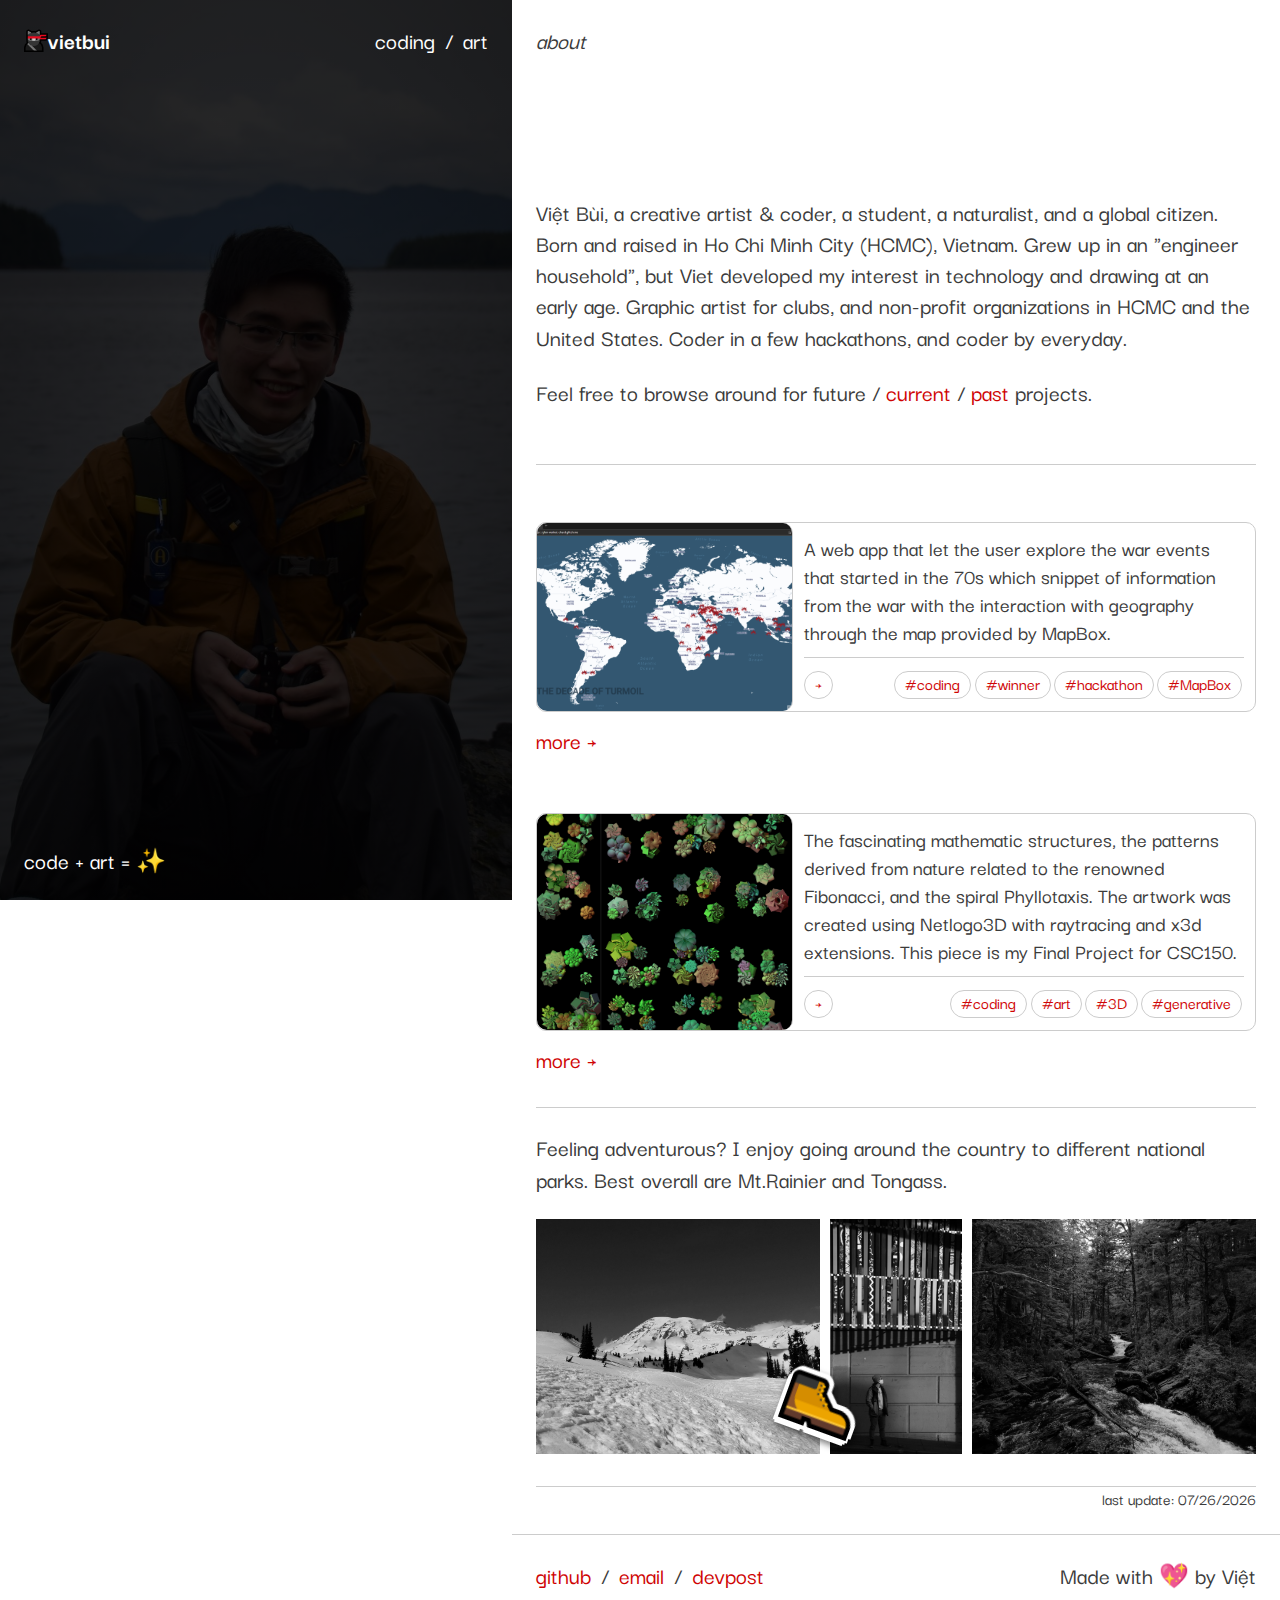
<file: index.html>
<!DOCTYPE html>
<html lang="en">

<head>
    <meta charset="UTF-8">
    <meta http-equiv="X-UA-Compatible" content="IE=edge">
    <meta name="viewport" content="width=device-width, initial-scale=1.0">
    <title>vietbui</title>
    <link rel="stylesheet" href="css/style.css">
    <link rel="preconnect" href="https://fonts.googleapis.com">
    <link rel="preconnect" href="https://fonts.gstatic.com" crossorigin>
    <link href="https://fonts.googleapis.com/css2?family=Darker+Grotesque:wght@300;400;500;600;700;800;900&display=swap"
        rel="stylesheet">
    <link rel="shortcut icon" href="./img/SVG/favicon.svg" type="image/x-icon">

    <script src="https://code.jquery.com/jquery-1.10.2.js"></script>
    <script src="js/placeholder.js"></script>
</head>

<body>
    <header class="about-bg">
        <nav id="nav-placeholder"></nav>
        <div id="svg-placeholder" class="signature"></div>

        <div class="selfscript">
            <span class="brief">code + art = ✨</span>
        </div>
    </header>
    <main>
        <tag><i>about</i></tag>
        <h1>CREATIVE CODER & STE<a class="link coloranimate hover-underline-animation" href="art.html">Art</a>M
            ADVOCATE</h1>
        <p>Việt Bùi, a creative artist & coder, a student, a naturalist, and a global citizen. Born and
            raised in Ho Chi Minh City (HCMC), Vietnam. Grew up in an "engineer household", but Viet developed my
            interest in
            technology and drawing at an early age. Graphic artist for clubs, and non-profit
            organizations in HCMC and the United States. Coder in a few hackathons, and coder by everyday.</p>

        <p>Feel free to browse around for future / <a class="link hover-underline-animation"
                href="https://vietbuiminh.github.io/EDGE-Coding-Intern/lulac/">current</a> / <a
                class="link hover-underline-animation" href="http://webgeeksrus.com/test/her2o/">past</a> projects.</p>
        <br>
        <hr size="1px" width="100%" color="#ccc">
        <h2>CODING</h2>
        <div class="gallery">
            <a target="_blank" href="img/coding-cover.png">
                <img src="img/coding-cover.png"
                    alt="Screen shot of the webapp that let the user explores wars events in the 70s">
            </a>
            <div class="desc">
                <p>A web app that let the user explore the war events that started in the 70s which
                    snippet of information from the war with the interaction with geography through the map provided by
                    MapBox.
                </p>
                <span class="bottomrow">
                    <span class="tags">
                        <a class="button link" target="_blank"
                            href="https://devpost.com/software/the-70s-project">&#x2192;</a>
                    </span>
                    <span class="tags">
                        <a class="tag link" href="coding.html">#coding</a>
                        <a class="tag link" target="_blank"
                            href="https://hackfromthepast.devpost.com/project-gallery">#winner</a>
                        <a class="tag link" target="_blank" href="https://hackfromthepast.devpost.com">#hackathon</a>
                        <a class="tag link">#MapBox</a>
                    </span>
                </span>
            </div>
        </div>
        <a class="link hover-underline-animation" href="coding.html">more &#x2192;</a>

        <h2>ART</h2>
        <div class="gallery">
            <a target="_blank" href="img/art-cover.png">
                <img src="img/art-cover.png"
                    alt="Series of computer generated shapes in the form of natural sequence of Fibonacci">
            </a>
            <div class="desc">
                <p>The fascinating mathematic structures, the patterns derived from nature related to the
                    renowned Fibonacci, and the spiral Phyllotaxis. The artwork was created using Netlogo3D with
                    raytracing
                    and x3d extensions. This piece is my Final Project for CSC150.
                </p>
                <span class="bottomrow">
                    <span class="tags">
                        <a class="button link" target="_blank"
                            href="https://sites.google.com/augustana.edu/vietb/projects/maths-beauty">&#x2192;</a>
                    </span>
                    <span class="tags">
                        <a class="tag link" href="coding.html">#coding</a>
                        <a class="tag link" href="art.html">#art</a>
                        <a class="tag link">#3D</a>
                        <a class="tag link">#generative</a>
                    </span>
                </span>
            </div>
        </div>
        <a class="link hover-underline-animation" href="art.html">more &#x2192;</a>

        <br><br>
        <hr size="1px" width="100%" color="#ccc">
        <p>Feeling adventurous? I enjoy going around the country to different national parks. Best overall are
            Mt.Rainier
            and Tongass.</p>
        <div class="imgrow">
            <a class="grayscl" target="_blank" href="./img/rainier.jpg">
                <img src="./img/rainier.jpg" alt="Mt. Rainier National Park">
            </a>
            <a class="grayscl" target="_blank" href="./img/me.jpg">
                <img src="./img/me.jpg" alt="Viet Bui in Seattle">
            </a>
            <a class="grayscl" target="_blank" href="./img/tongass.jpg">
                <img src="./img/tongass.jpg" alt="Tongass National Park">
            </a>
            <div class="sticker">
                <a>
                    <img src="./img/ms-hiking-boots-emoji.png" alt="Hiking boots emoji">
                </a>
            </div>
        </div>

        <br>
        <hr size="1px" width="100%" color="#ccc">
        <tag id="modifiedDate" style="font-size: 0.7em;">latest update: 30-06-2021</tag>
    </main>

    <footer id="footer-placeholder"></footer>

    <script src="js/update-date.js"></script>
</body>

</html>
</file>
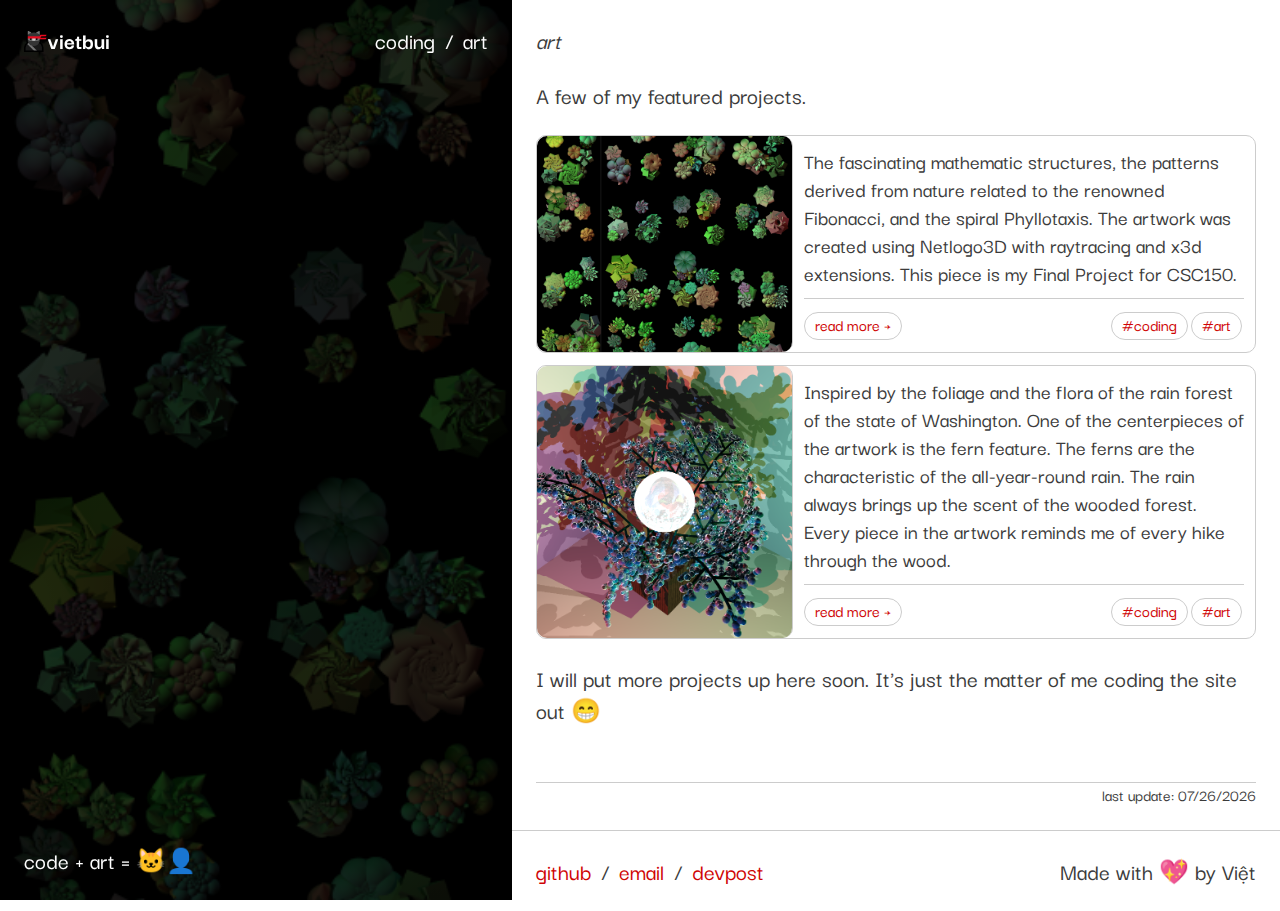
<file: art.html>
<!DOCTYPE html>
<html lang="en">

<head>
    <meta charset="UTF-8">
    <meta http-equiv="X-UA-Compatible" content="IE=edge">
    <meta name="viewport" content="width=device-width, initial-scale=1.0">
    <title>vietbui</title>
    <link rel="stylesheet" href="css/style.css">
    <link rel="preconnect" href="https://fonts.googleapis.com">
    <link rel="preconnect" href="https://fonts.gstatic.com" crossorigin>
    <link href="https://fonts.googleapis.com/css2?family=Darker+Grotesque:wght@300;400;500;600;700;800;900&display=swap"
        rel="stylesheet">
    <link rel="shortcut icon" href="./img/SVG/favicon.svg" type="image/x-icon">

    <script src="https://code.jquery.com/jquery-1.10.2.js"></script>
    <script src="js/placeholder.js"></script>
</head>

<body>
    <header class="art-bg">
        <nav id="nav-placeholder"></nav>

        <div class="signature">
            <h1>ART</h1>
        </div>
        <div class="selfscript">
            <span class="brief">code + art = 🐱‍👤</span>
        </div>
    </header>
    <main>
        <tag><i>art</i></tag>
        <p>
            <!--For later message-->
            A few of my featured projects.
        </p>
        <div class="gallery">
            <a target="_blank" href="img/art-cover.png">
                <img src="img/art-cover.png"
                    alt="A Series of computer generated shapes in the form of natural sequence Fibonacci" />
            </a>
            <div class="desc">
                <p>The fascinating mathematic structures, the patterns derived from nature related to the renowned
                    Fibonacci, and the spiral Phyllotaxis. The artwork was created using Netlogo3D with raytracing and
                    x3d extensions. This piece is my Final Project for CSC150.</p>
                <span class="bottomrow">
                    <span class="tags">
                        <a class="button link" target="_blank"
                            href=" https://sites.google.com/augustana.edu/vietb/projects/maths-beauty">
                            read more &#x2192;</a>
                    </span>
                    <span class="tags">
                        <a class="tag link" href="../coding/coding.html">#coding</a>
                        <a class="tag link" href="./art.html">#art</a>
                    </span>
                </span>
            </div>
        </div>
        <div class="gallery">
            <a target="_blank" href="img/fern.png">
                <img src="img/fern.png"
                    alt="A Series of computer generated shapes in the form of natural sequence Fibonacci" />
            </a>
            <div class="desc">
                <p>Inspired by the foliage and the flora of the rain forest of the state of Washington. One of the
                    centerpieces of the artwork is the fern feature. The ferns are the characteristic of the
                    all-year-round rain. The rain always brings up the scent of the wooded forest. Every piece in the
                    artwork reminds me of every hike through the wood.</p>
                <span class="bottomrow">
                    <span class="tags">
                        <a class="button link" target="_blank""
                            href=" https://sites.google.com/augustana.edu/vietb/projects/jewel-forest">
                            read more &#x2192;</a>
                    </span>
                    <span class="tags">
                        <a class="tag link" href="../coding/coding.html">#coding</a>
                        <a class="tag link" href="./art.html">#art</a>
                    </span>
                </span>
            </div>
        </div>
        <p>I will put more projects up here soon. It's just the matter of me coding the site out 😁</p>
        <br>
        <script type='text/javascript' src='https://storage.ko-fi.com/cdn/widget/Widget_2.js'></script>
        <script
            type='text/javascript'>kofiwidget2.init('Like my works?', '#ba0000', 'M4M85C3GV'); kofiwidget2.draw();</script>
        <hr size="1px" width="100%" color="#ccc">
        <tag id="modifiedDate" style="font-size: 0.7em;">latest update: 30-06-2021</tag>
    </main>
    <footer id="footer-placeholder"></footer>

    <script src="js/update-date.js"></script>
</body>

</html>
</file>
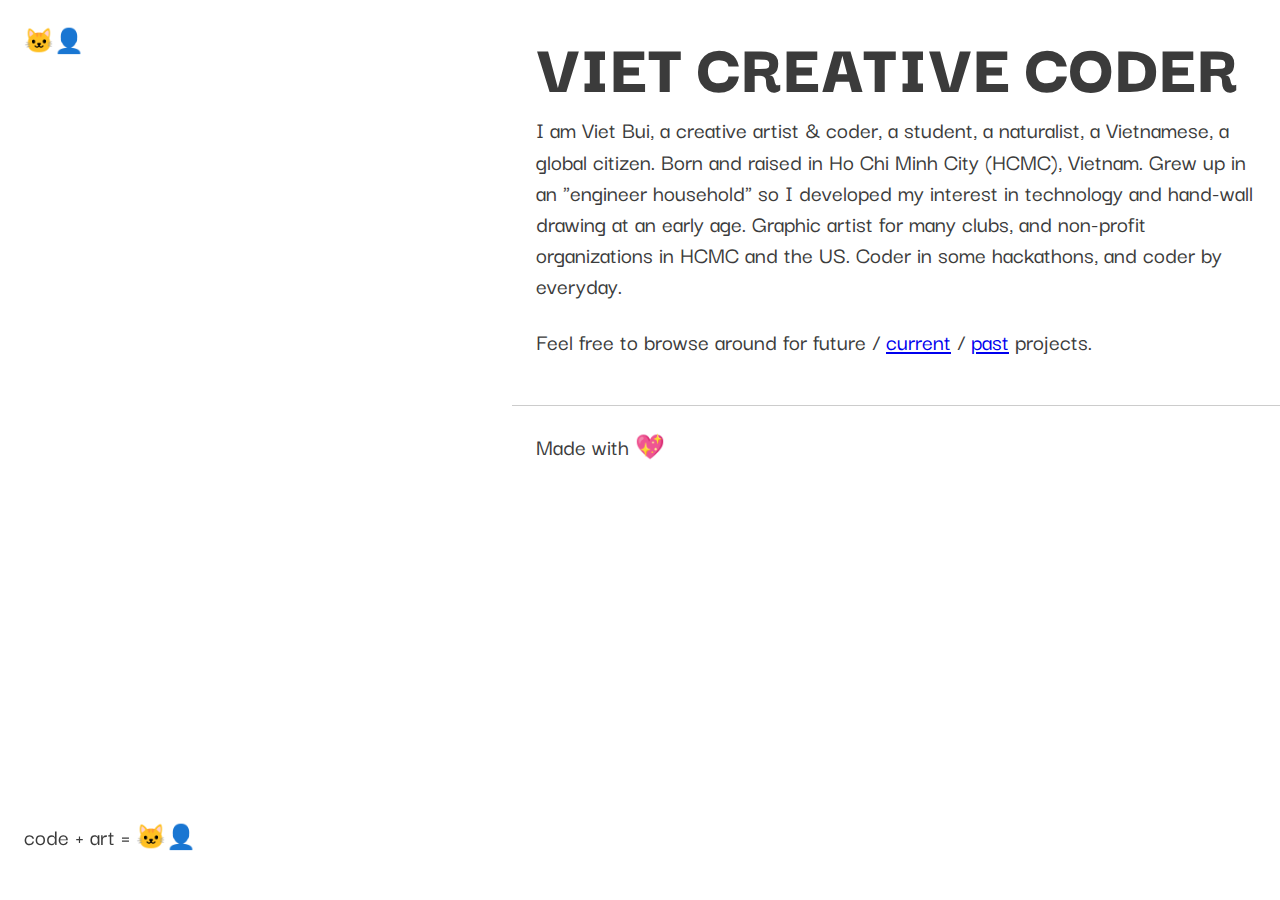
<file: home.html>
<!DOCTYPE html>
<html lang="en">

<head>
    <meta charset="UTF-8">
    <meta http-equiv="X-UA-Compatible" content="IE=edge">
    <meta name="viewport" content="width=device-width, initial-scale=1.0">
    <title>vietbui</title>
    <link rel="stylesheet" href="style.css">
    <link rel="preconnect" href="https://fonts.googleapis.com">
    <link rel="preconnect" href="https://fonts.gstatic.com" crossorigin>
    <link href="https://fonts.googleapis.com/css2?family=Darker+Grotesque:wght@300;400;500;600;700;800;900&display=swap"
        rel="stylesheet">
    <link rel="shortcut icon" href="./img/SVG/favicon.svg" type="image/x-icon">
</head>

<body>
    <header>
        <nav>
            <span class="homelink">
                <a href="./home.html">🐱‍👤vietbui</a>
            </span>
            <span class="navlinks">
                <a href="#coding">coding</a>
                <div class="divider">/</div>
                <a href="https://sites.google.com/augustana.edu/vietb">art</a>
            </span>
        </nav>
        <div class="signature">
            <svg xmlns="http://www.w3.org/2000/svg" viewBox="0 0 700 700" fill="none">
                <path id="cls-1"
                    d="M0,18.68c64.3,170,101.78,348.9,159.37,521.28,28.52-57.4,42.91-120.6,57-183.11l72-318.08"
                    stroke="black" stroke-linecap="round" stroke-linejoin="round" />
                <path id="cls-1"
                    d="M336.86,100.92a243.32,243.32,0,0,0-.29,107.8c1.75,7.77,5.16,16.75,12.92,18.52,4.12.94,8.38-.53,12.29-2.15C416.2,202.59,453,143.26,449,84.5c-.26-3.71-.93-7.9-4-10C439.89,71,433.27,76,429.51,81c-21.88,28.68-29.19,67.92-19.11,102.56,2.23,7.64,5.4,15.3,11.18,20.77,4.86,4.59,11.17,7.28,17.41,9.68,32.07,12.36,70.67,18.82,99-.64"
                    stroke="black" stroke-linecap="round" stroke-linejoin="round" />
                <path id="cls-1"
                    d="M580.27,50.71a289.63,289.63,0,0,0-9.48,99.88c.85,10.61,2.32,21.3,6.26,31.19,1.84,4.64,4.34,9.21,8.3,12.24,4.26,3.26,9.77,4.41,15.11,4.86a71.29,71.29,0,0,0,56.82-21.73"
                    stroke="black" stroke-linecap="round" stroke-linejoin="round" />
                <path id="cls-1" d="M528.32,82.92a635.35,635.35,0,0,0,93.18-10.5" stroke="black" stroke-linecap="round"
                    stroke-linejoin="round" />
                <path id="cls-1"
                    d="M421.18,35.19A525.74,525.74,0,0,0,485.67,1.32,7.54,7.54,0,0,1,488.6,0c2.79-.36,5,2.29,6.5,4.65q6.63,10.05,13.24,20.11"
                    stroke="black" stroke-linecap="round" stroke-linejoin="round" />
                <path id="cls-1" d="M303.56,328.74a2112.2,2112.2,0,0,1-34.68,226.42" stroke="black"
                    stroke-linecap="round" stroke-linejoin="round" />
                <path id="cls-1"
                    d="M327.93,323c14.87-5.65,30.44-11.39,46.25-9.62s31.69,13.7,32.22,29.6c.4,12.32-8.14,23.1-17.39,31.24-22.95,20.22-52.91,32-73.37,54.7a679.45,679.45,0,0,1,87.93,26c6.05,2.25,12.26,4.7,16.8,9.27,5.32,5.35,7.71,13,8.19,20.55,1.69,26.87-19.41,50.95-44.18,61.48s-52.58,10.48-79.49,10.25"
                    stroke="black" stroke-linecap="round" stroke-linejoin="round" />
                <path id="cls-1"
                    d="M477.88,421.65c-2,27.75-2.72,55.61-2.09,83.43.29,12.92,1,26.48,7.81,37.5,3.27,5.33,8.21,10,14.35,11.24a22.49,22.49,0,0,0,12.66-1.7c17.49-7.14,26.44-26.63,30.54-45.07,7.7-34.64,4.11-70.65,5.26-106.11"
                    stroke="black" stroke-linecap="round" stroke-linejoin="round" />
                <path id="cls-1"
                    d="M605.27,381.44c3.39,29-2.78,58.21-5.7,87.3s-2.13,60.27,13.44,85c1.42,2.26,3,4.52,5.36,5.85,5,2.84,11.26.46,16.31-2.29A125.46,125.46,0,0,0,670,528.72"
                    stroke="black" stroke-linecap="round" stroke-linejoin="round" />
                <path id="cls-1" d="M493.6,352.31l52.83,5" stroke="black" stroke-linecap="round"
                    stroke-linejoin="round" />
            </svg>
        </div>
        <div class="selfscript">
            <p class="brief">code + art = 🐱‍👤</p>
        </div>
    </header>
    <main>
        <h1>VIET CREATIVE CODER</h1>
        <p>I am Viet Bui, a creative artist & coder, a student, a naturalist, a Vietnamese, a global citizen. Born and
            raised in Ho Chi Minh City (HCMC), Vietnam. Grew up in an "engineer household" so I developed my interest in
            technology and hand-wall drawing at an early age. Graphic artist for many clubs, and non-profit
            organizations in HCMC and the US. Coder in some hackathons, and coder by everyday.</p>
        <p>Feel free to browse around for future / <a href="https://vietbuiminh.github.io/coolQC/">current</a> / <a href="https://sites.google.com/augustana.edu/vietb">past</a> projects.</p>
        
    </main>
    <footer>
        Made with 💖
    </footer>
</body>

</html>
</file>
<file: css/style.css>
:root {
  --backgroundcolor: white;
  --textcolor: rgb(59, 59, 59);
  --linkcolor: rgb(207, 4, 4);
  --footercolor: rgb(36, 0, 0);
}
* {
  margin: 0;
  padding: 0;
  -webkit-box-sizing: border-box;
  box-sizing: border-box;
}

body {
  position: relative;
  background: var(--backgroundcolor);
  font-family: "Darker Grotesque", sans-serif;
  font-weight: 500;
  font-size: 1.5em;
  color: var(--textcolor);
}

p {
  margin: 1em 0;
  line-height: 1.3em;
}

img {
  max-width: 500px;
}

/* Background image for each pages */
.about-bg {
  background: radial-gradient(#000c 0%, #000d),
    url("../img/cover.jpg") 50% / cover #0000;
}

.art-bg {
  background: radial-gradient(#000c 75%, #000d),
    url("../img/art-cover.png") 50% / cover #0000;
}

.coding-bg {
  background: radial-gradient(#000c 75%, #000d),
    url("../img/coding-cover.png") 50% / cover #0000;
}

header {
  height: 100vh;
  position: fixed;
  display: flex;
  flex-direction: column;
  width: 40%;
}

header span {
  color: #fff;
}

body > * {
  padding: 1.5rem;
}

nav {
  display: flex;
  justify-content: space-between;
}

.homelink a,
.navlinks a {
  text-decoration: none;
  color: #fff;
}

.homelink {
  display: flex;
  align-items: center;
}
.homelink a {
  font-weight: 700;
}

.navlinks {
  display: flex;
  flex-wrap: wrap;
  justify-content: flex-end;
}

.divider {
  padding: 0 10px 0 10px;
}

.signature {
  display: flex;
  justify-content: center;
  align-items: center;
  flex-grow: 1;
}

.signature h1 {
  color: #fff;
  font-size: 100px;
  transition: opacity 1s ease-in;
  animation: h1title 3s ease;
  animation-fill-mode: forwards;
}

main,
footer {
  display: block;
  margin: 0 0 0 40%;
}

h1 {--order: 1;}
h2 {--order: 2;}
h3 {--order: 3;}
h4 {--order: 4;}
h5 {--order: 5;}
h6 {--order: 6;}

h1,
h2,
h3,
h4,
h5,
h6 {
  opacity: 0;
  line-height: 0.7;
  margin: 1rem 0 1rem 0;
  font-weight: 900;
  animation: h1transition 1s ease-out forwards;
  animation-delay: calc(var(--order) * 300ms);
}

.link,
#active {
  color: var(--linkcolor);
  text-decoration: none;
}

h1 {
  font-size: 3em;
}

.imgrow {
  position: relative;
  display: grid;
  grid-template-columns: 1.5fr 0.7fr 1.5fr;
  gap: 10px;
}

.imgrow img {
  display: flex;
  width: 100%;
  height: 100%;
  object-fit: cover;
}

.grayscl {
  filter: grayscale();
}

.grayscl:hover {
  filter: none;
}

.sticker {
  position: absolute;
  display: flex;
  transform: rotate(20deg) scale(1);
  width: 10%;
  bottom: 10%;
  left: 35%;
  transition: transform 0.2s ease;
}

.sticker img{
  filter: drop-shadow(2px 2px 0 white)
        drop-shadow(-2px 2px 0 white)
        drop-shadow(2px -5px 0 white)
        drop-shadow(-2px 2px 0 white)
        drop-shadow(0.2rem 0.2rem 0.2rem rgba(0, 0, 0, 0.5));
}

.sticker:hover {
  transform: rotate(0deg) scale(1.2);
  animation: transform 1s ease-in;
  animation-fill-mode: forwards;
}


footer {
  display: flex;
  justify-content: space-between;
  border-top: solid 1px #ccc;
}

.contact {
  display: flex;
}

.text {
  text-align: right;
}
.text:hover {
  cursor: pointer;
  animation: shake 0.5s infinite;
}

#modifiedDate {
  display: flex;
  justify-content: flex-end;
  text-align: right;
}
/* Image Gallery */

.gallery {
  display: flex;
  margin-bottom: 0.5em;
  border: 1px solid #ccc;
  border-radius: 10px;
}

.gallery:hover,
.tag:hover {
  border: 1px solid #777;
}

.gallery p {
  margin: 0;
  padding-bottom: 0.5em;
}

.gallery img {
  border-radius: 10px;
  width: 20vw;
  height: 100%;
  object-fit: cover;
  border-right: 1px solid #ccc;
}

.desc {
  display: flex;
  justify-content: space-between;
  flex-direction: column;
  width: 100%;
  padding: 0.5em;
  font-size: 0.9em;
}

.bottomrow {
  display: flex;
  justify-content: space-between;
  border-top: #ccc solid 1px;
  padding-top: 0.5em;
}
.tags {
  display: flex;
  justify-content: flex-end;
  flex-wrap: wrap;
  font-size: 0.8em;
}

.tag,
.button {
  padding: 0 10px 3px 10px;
  border: 1px solid #ccc;
  border-radius: 1em;
  margin: 0.1em;
}
.button {
  margin: auto;
}
.button:hover {
  background: var(--linkcolor);
  color: #fff;
  border-color: var(--linkcolor);
}
/* Animation for hover */
.hover-underline-animation {
  position: relative;
}

.hover-underline-animation::after {
  content: "";
  position: absolute;
  width: 100%;
  transform: scaleX(0);
  height: 1em;
  bottom: 0;
  left: 0;
  background-color: rgba(255, 0, 0, 0.214);
  transform-origin: bottom left;
  transition: transform 0.25s ease-out;
}

.hover-underline-animation:hover::after {
  transform: scaleX(1);
}

/* IMPORTANT KEEP */
.signature svg {
  width: 300px;
  height: 280px;
}
.signature svg path {
  transform: translate(10px, 10px);
}
#cls-1 {
  stroke: #fff;
  stroke-width: 20px;
  stroke-dasharray: 1063;
  stroke-dashoffset: 1063;
  opacity: 0;
  transition: opacity 1s ease-in;
  animation: vietbui 5s ease;
  animation-fill-mode: forwards;
}

@keyframes vietbui {
  to {
    opacity: 1;
    stroke-dashoffset: 0;
  }
}

@keyframes h1title {
  from {
    opacity: 0;
  }
  to {
    opacity: 1;
  }
}

@keyframes h1transition {
  from {
    opacity: 0;
    transform: translateX(-5%);
  }
  to {
    opacity: 1;
    transform: translateX(0%);
  }
}

@keyframes shake {
  0% {
    transform: translate(1px, 1px) rotate(0deg) scale(1.2);
  }
  10% {
    transform: translate(-1px, -2px) rotate(-1deg);
  }
  20% {
    transform: translate(-3px, 0px) rotate(1deg);
  }
  30% {
    transform: translate(3px, 2px) rotate(0deg);
  }
  40% {
    transform: translate(1px, -1px) rotate(1deg);
  }
  50% {
    transform: translate(-1px, 2px) rotate(-1deg) scale(1);
  }
  60% {
    transform: translate(-3px, 1px) rotate(0deg);
  }
  70% {
    transform: translate(3px, 1px) rotate(-1deg);
  }
  80% {
    transform: translate(-1px, -1px) rotate(1deg);
  }
  90% {
    transform: translate(1px, 2px) rotate(0deg);
  }
  100% {
    transform: translate(1px, -2px) rotate(-1deg);
  }
}
/* End of IMPORTANT */

@media (max-width: 68em){
  body > * {
    width: 100%;
  }

  header {
    min-height: 500px;
    height: auto;
    position: relative;
    display: flex;
    flex-direction: column;
  }

  main,
  footer {
    margin: 0;
  }

  .contact {
    flex-wrap: wrap;
  }
}

@media (max-width: 45em) {
  .gallery {
    display: block;
  }

  .gallery img {
    width: 100%;
    border-right: none;
    border-bottom: 1px solid #ccc;
  }

  h1 {
    font-size: 4rem;
  }
}

/*
@media (max-width: 30em) {
  nav {
    display: block;
  }
}
*/
</file>
<file: style.css>
:root {
  --backgroundcolor: white;
  --textcolor: rgb(59, 59, 59);
  --linkcolor: rgb(207, 4, 4);
  --footercolor: rgb(36, 0, 0);
}
* {
  margin: 0;
  padding: 0;
  -webkit-box-sizing: border-box;
  box-sizing: border-box;
}

body {
  position: relative;
  background: var(--backgroundcolor);
  font-family: "Darker Grotesque", sans-serif;
  font-weight: 500;
  font-size: 1.5em;
  color: var(--textcolor);
}

p {
  margin: 1em 0;
  line-height: 1.3em;
}

img {
  max-width: 900px;
}
/* Background image for each pages */
.about-bg {
  background: radial-gradient(#000c 0%, #000d),
    url("./img/cover.jpg") 50% / cover #0000;
}

.art-bg {
  background: radial-gradient(#000c 75%, #000d),
    url("./art/img/cover.png") 50% / cover #0000;
}

.coding-bg {
  background: radial-gradient(#000c 75%, #000d),
    url("./coding/img/cover.png") 50% / cover #0000;
}

header {
  height: 100vh;
  position: fixed;
  display: flex;
  flex-direction: column;
  width: 40%;
}

header span {
  color: #fff;
}

body > * {
  padding: 1.5rem;
}

nav {
  display: flex;
  justify-content: space-between;
}

.homelink a,
.navlinks a {
  text-decoration: none;
  color: #fff;
}

.homelink {
  display: flex;
  align-items: center;
}
.homelink a {
  font-weight: 700;
}

.navlinks {
  display: flex;
  flex-wrap: wrap;
  justify-content: flex-end;
}

.divider {
  padding: 0 10px 0 10px;
}

.signature {
  display: flex;
  justify-content: center;
  align-items: center;
  flex-grow: 1;
}

.signature h1 {
  color: #fff;
  font-size: 100px;
  transition: opacity 1s ease-in;
  animation: h1title 3s ease;
  animation-fill-mode: forwards;
}

main,
footer {
  display: block;
  margin: 0 0 0 40%;
}

h1,
h2,
h3,
h4,
h5,
h6 {
  line-height: 0.7;
  margin: 1rem 0 1rem 0;
  font-weight: 900;
  animation: h1transition 1s ease-out;
  animation-fill-mode: forwards;
}
.link,
#active {
  color: var(--linkcolor);
  text-decoration: none;
}

h1 {
  font-size: 3em;
}

.imgrow {
  position: relative;
  display: grid;
  grid-template-columns: 1.5fr 0.7fr 1.5fr;
  gap: 10px;
}

.imgrow img {
  display: flex;
  width: 100%;
  height: 100%;
  object-fit: cover;
}

.grayscl {
  filter: grayscale();
}

.sticker {
  position: absolute;
  display: flex;
  transform: rotate(20deg) scale(1);
  width: 10%;
  bottom: 10%;
  left: 35%;
  transition: transform 0.2s ease;
}

.sticker img{
  filter: drop-shadow(2px 2px 0 white)
        drop-shadow(-2px 2px 0 white)
        drop-shadow(2px -5px 0 white)
        drop-shadow(-2px 2px 0 white)
        drop-shadow(0.2rem 0.2rem 0.2rem rgba(0, 0, 0, 0.5));
}

.sticker:hover {
  transform: rotate(0deg) scale(1.2);
  animation: transform 1s ease-in;
  animation-fill-mode: forwards;
}


footer {
  display: flex;
  justify-content: space-between;
  border-top: solid 1px #ccc;]
}

.contact {
  display: flex;
}

.text {
  text-align: right;
}
.text:hover {
  cursor: pointer;
  animation: shake 0.5s infinite;
}

#modifiedDate {
  display: flex;
  justify-content: flex-end;
  text-align: right;
}
/* Image Gallery */

.gallery {
  display: flex;
  margin-bottom: 0.5em;
  border: 1px solid #ccc;
  border-radius: 10px;
}

.gallery:hover,
.tag:hover {
  border: 1px solid #777;
}

.gallery p {
  margin: 0;
  padding-bottom: 0.5em;
}

.gallery img {
  border-radius: 10px;
  width: 20vw;
  height: 100%;
  object-fit: cover;
  border-right: 1px solid #ccc;
}

.desc {
  display: flex;
  justify-content: space-between;
  flex-direction: column;
  width: 100%;
  padding: 0.5em;
  font-size: 0.9em;
}

.bottomrow {
  display: flex;
  justify-content: space-between;
  border-top: #ccc solid 1px;
  padding-top: 0.5em;
}
.tags {
  display: flex;
  justify-content: flex-end;
  flex-wrap: wrap;
  font-size: 0.8em;
}

.tag,
.button {
  padding: 0 10px 3px 10px;
  border: 1px solid #ccc;
  border-radius: 1em;
  margin: 0.1em;
}
.button {
  margin: auto;
}
.button:hover {
  background: var(--linkcolor);
  color: #fff;
  border-color: var(--linkcolor);
}
/* Animation for hover */
.hover-underline-animation {
  position: relative;
}

.hover-underline-animation::after {
  content: "";
  position: absolute;
  width: 100%;
  transform: scaleX(0);
  height: 1em;
  bottom: 0;
  left: 0;
  background-color: rgba(255, 0, 0, 0.214);
  transform-origin: bottom left;
  transition: transform 0.25s ease-out;
}

.hover-underline-animation:hover::after {
  transform: scaleX(1);
}

/* IMPORTANT KEEP */
.signature svg {
  width: 300px;
  height: 280px;
}
.signature svg path {
  transform: translate(10px, 10px);
}
#cls-1 {
  stroke: #fff;
  stroke-width: 20px;
  stroke-dasharray: 1063;
  stroke-dashoffset: 1063;
  opacity: 0;
  transition: opacity 1s ease-in;
  animation: vietbui 5s ease;
  animation-fill-mode: forwards;
}

@keyframes vietbui {
  to {
    opacity: 1;
    stroke-dashoffset: 0;
  }
}

@keyframes h1title {
  from {
    opacity: 0;
  }
  to {
    opacity: 1;
  }
}

@keyframes h1transition {
  from {
    opacity: 0;
    transform: translateX(-5%);
  }
  to {
    opacity: 1;
    transform: translateX(0%);
  }
}

@keyframes shake {
  0% {
    transform: translate(1px, 1px) rotate(0deg) scale(1.2);
  }
  10% {
    transform: translate(-1px, -2px) rotate(-1deg);
  }
  20% {
    transform: translate(-3px, 0px) rotate(1deg);
  }
  30% {
    transform: translate(3px, 2px) rotate(0deg);
  }
  40% {
    transform: translate(1px, -1px) rotate(1deg);
  }
  50% {
    transform: translate(-1px, 2px) rotate(-1deg) scale(1);
  }
  60% {
    transform: translate(-3px, 1px) rotate(0deg);
  }
  70% {
    transform: translate(3px, 1px) rotate(-1deg);
  }
  80% {
    transform: translate(-1px, -1px) rotate(1deg);
  }
  90% {
    transform: translate(1px, 2px) rotate(0deg);
  }
  100% {
    transform: translate(1px, -2px) rotate(-1deg);
  }
}
/* End of IMPORTANT */

@media (max-width: 60em) {
  body > * {
    width: 100%;
  }

  header {
    min-height: 500px;
    height: auto;
    position: relative;
    display: flex;
    flex-direction: column;
  }

  main,
  footer {
    margin: 0;
  }

  .contact {
    flex-wrap: wrap;
  }
}

@media (max-width: 45em) {
  .gallery {
    display: block;
  }

  .gallery img {
    width: 100%;
    border-right: none;
    border-bottom: 1px solid #ccc;
  }

  h1 {
    font-size: 4rem;
  }
}

/*
@media (max-width: 30em) {
  nav {
    display: block;
  }
}
*/
</file>
